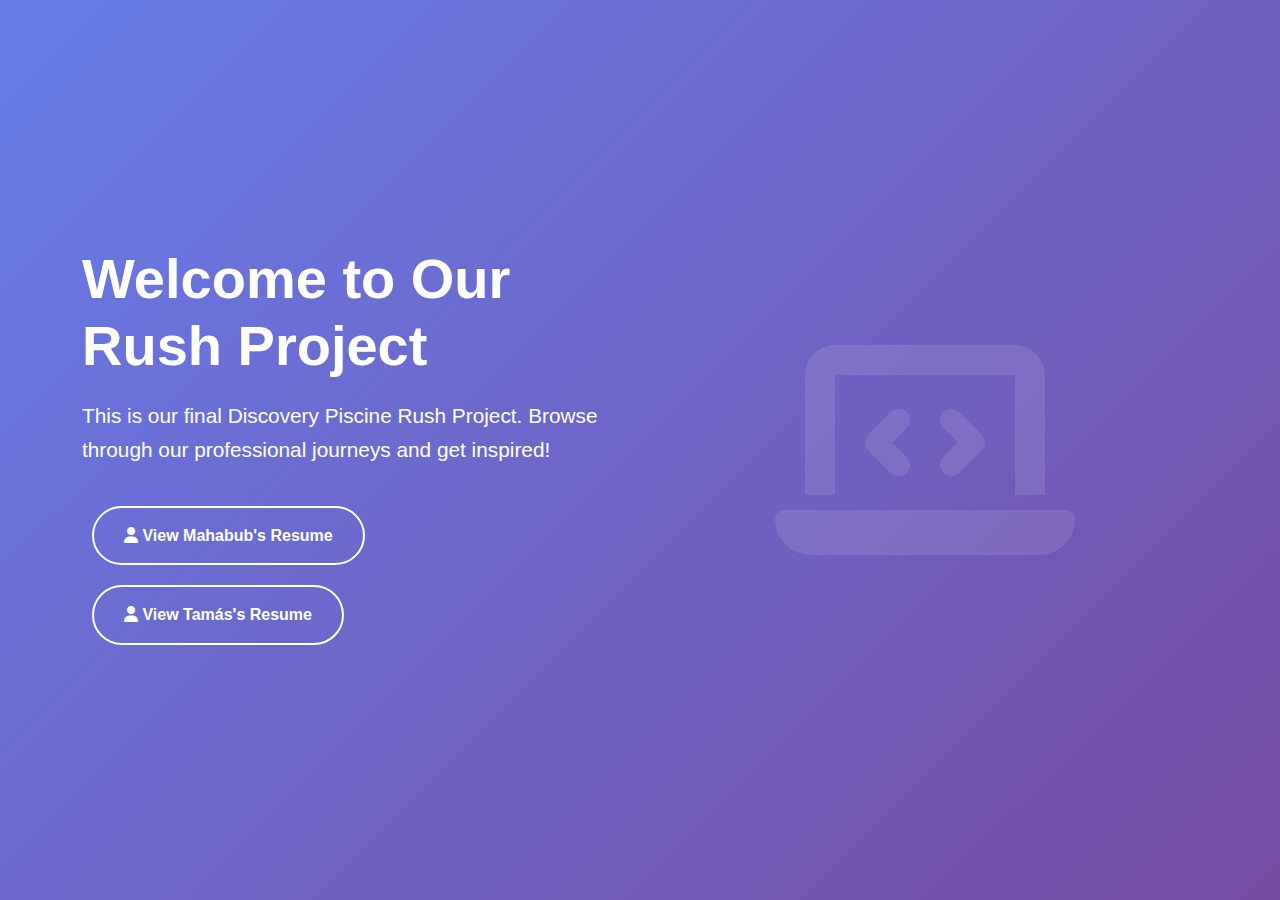
<file: index.html>
<!DOCTYPE html>
<html lang="en">
<head>
    <meta charset="UTF-8">
    <meta name="viewport" content="width=device-width, initial-scale=1.0">
    <title>Portfolio</title>
    <link href="https://cdnjs.cloudflare.com/ajax/libs/bootstrap/5.3.0/css/bootstrap.min.css" rel="stylesheet">
    <link href="https://cdnjs.cloudflare.com/ajax/libs/font-awesome/6.4.0/css/all.min.css" rel="stylesheet">
    <link rel="stylesheet" href="style.css">
</head>
<body>
    <!-- Home Page -->
    <div id="home" class="page">
        <section class="hero">
            <div class="container">
                <div class="row align-items-center">
                    <div class="col-lg-6 hero-content">
                        <h1>Welcome to Our Rush Project</h1>
                        <p>This is our final Discovery Piscine Rush Project. Browse through our professional journeys and get inspired!</p>
                        <div class="cta-buttons">
                            <a href="resume1.html" class="btn-custom btn-primary-custom">
                                <i class="fas fa-user"></i> View Mahabub's Resume
                            </a>
                            <a href="resume2.html" class="btn-custom btn-outline-custom">
                                <i class="fas fa-user"></i> View Tamás's Resume
                            </a>
                        </div>
                    </div>
                    <div class="col-lg-6 text-center">
                        <i class="fas fa-laptop-code" style="font-size: 15rem; opacity: 0.1;"></i>
                    </div>
                </div>
            </div>
        </section>
    </div>

    <script src="https://cdnjs.cloudflare.com/ajax/libs/bootstrap/5.3.0/js/bootstrap.bundle.min.js"></script>
    <script>
        function showPage(pageId) {
            if (pageId === 'home') {
                const homePage = document.getElementById('home');
                if (homePage) {
                    homePage.style.display = 'block';
                    homePage.classList.add('active');
                }
                const backButton = document.getElementById('backButton');
                if (backButton) {
                    backButton.style.display = 'none';
                }
                window.location.hash = pageId;
                window.scrollTo(0, 0);
                updateNavbar();
            }
        }
        function updateNavbar() {
            const navLinks = document.querySelectorAll('.nav-link');
            const currentPage = window.location.hash.slice(1) || 'home';
            
            navLinks.forEach(link => {
                link.classList.remove('active');
                if (link.getAttribute('href') === '#' + currentPage) {
                    link.classList.add('active');
                }
            });
        }
        document.addEventListener('DOMContentLoaded', function() {
            showPage('home');
        });
        window.addEventListener('hashchange', function() {
            const hash = window.location.hash.slice(1);
            const page = hash || 'home';
            if (page === 'home') {
                showPage(page);
            }
        });
        document.querySelectorAll('a[href^="#"]').forEach(anchor => {
            anchor.addEventListener('click', function (e) {
                e.preventDefault();
                const target = document.querySelector(this.getAttribute('href'));
                if (target) {
                    target.scrollIntoView({
                        behavior: 'smooth',
                        block: 'start'
                    });
                }
            });
        });
    </script>
</body>
</html>
</file>
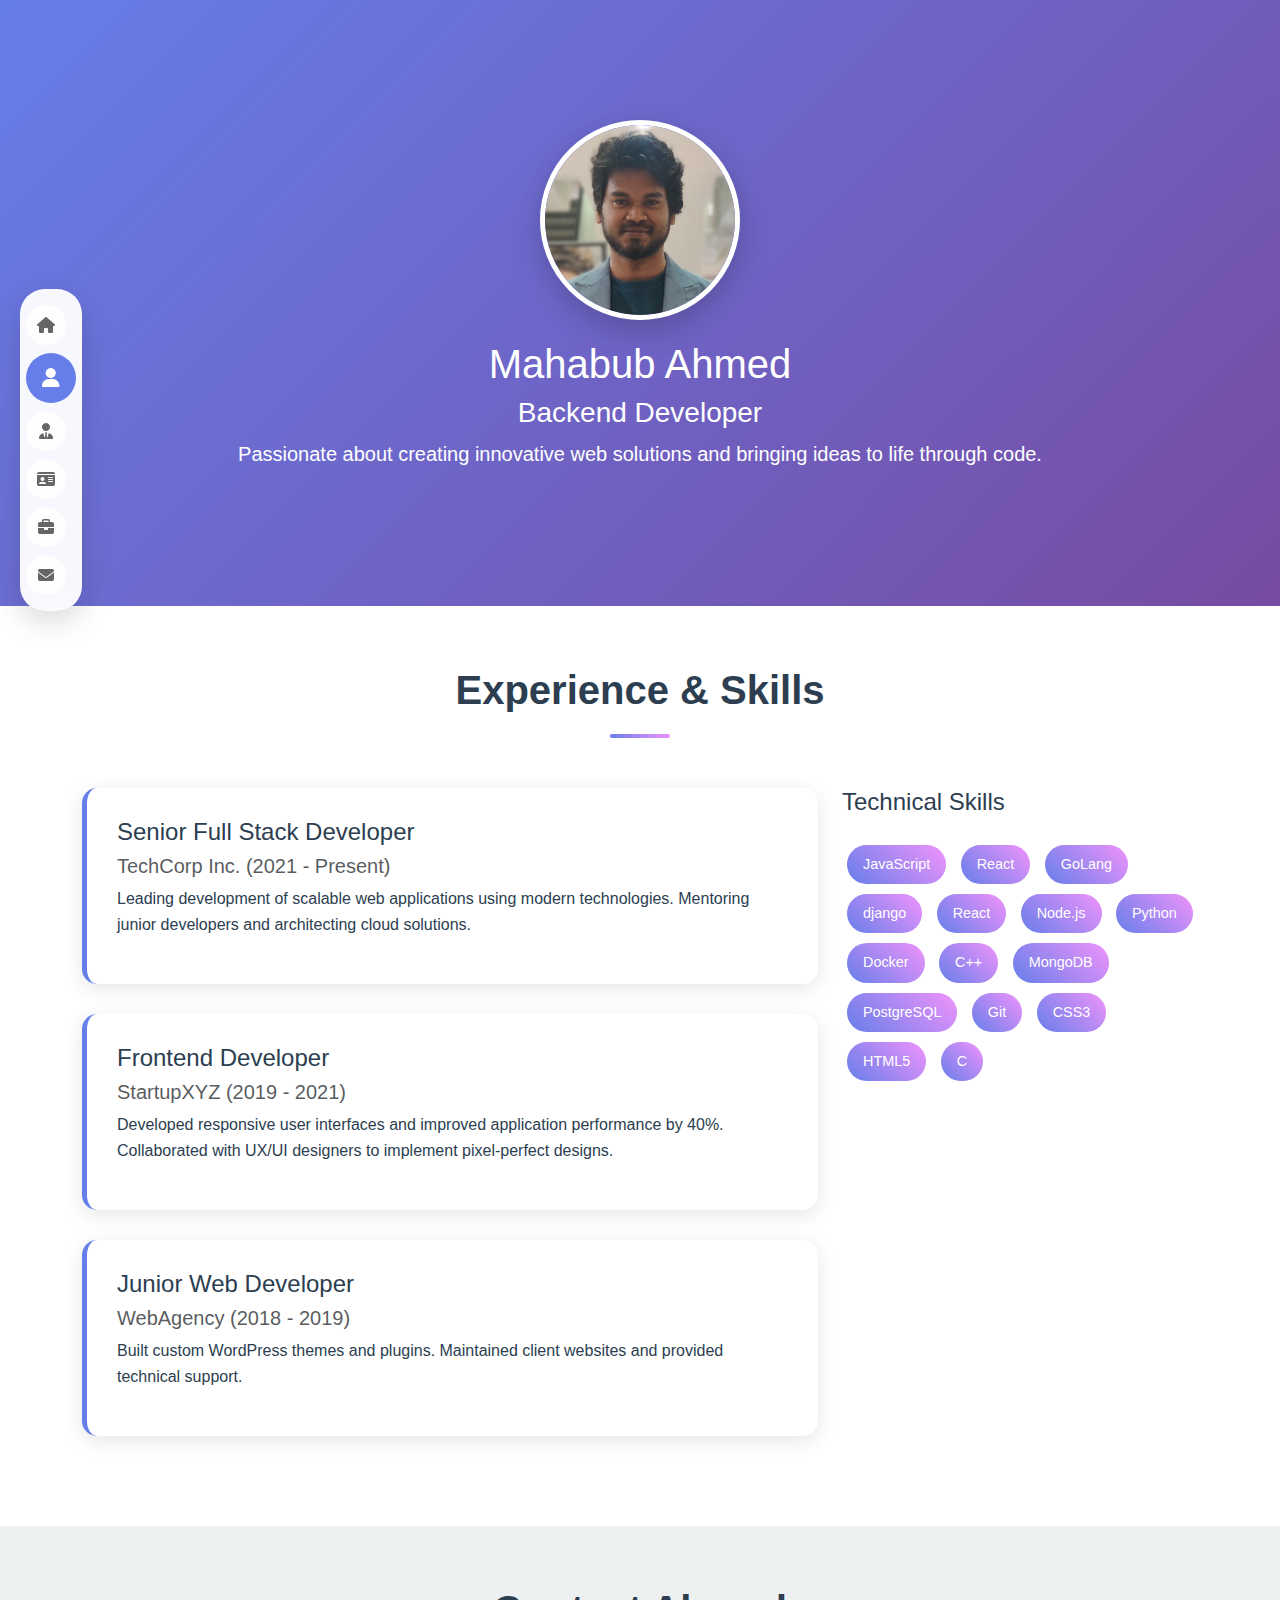
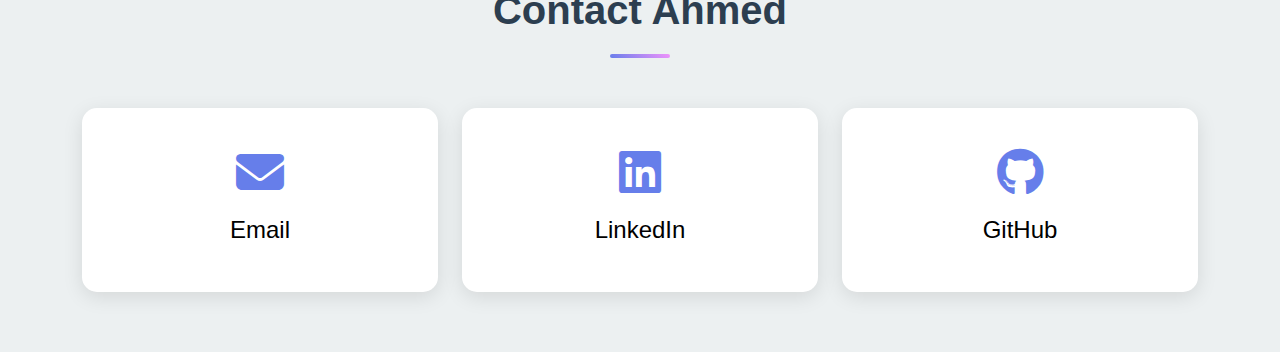
<file: resume1.html>
<!DOCTYPE html>
<html lang="en">
<head>
    <meta charset="UTF-8">
    <meta name="viewport" content="width=device-width, initial-scale=1.0">
    <title>Ahmed - Backend Developer</title>
    <link href="https://cdnjs.cloudflare.com/ajax/libs/bootstrap/5.3.0/css/bootstrap.min.css" rel="stylesheet">
    <link href="https://cdnjs.cloudflare.com/ajax/libs/font-awesome/6.4.0/css/all.min.css" rel="stylesheet">
    <link rel="stylesheet" href="style.css">
</head>
<body>
    <!-- Vertical Sidebar Navigation - Resume Page -->
    <nav class="sidebar-nav">
        <div class="nav-container">
            <div class="nav-item">
                <a href="index.html" class="nav-link" title="Home">
                    <i class="fas fa-home"></i>
                </a>
            </div>
            <div class="nav-item">
                <a href="resume1.html" class="nav-link active" title="Ahmed CV">
                    <i class="fas fa-user"></i>
                </a>
            </div>
            <div class="nav-item">
                <a href="resume2.html" class="nav-link" title="Tamás CV">
                    <i class="fas fa-user-tie"></i>
                </a>
            </div>
            <div class="nav-item">
                <a href="#ahmed-profile" onclick="scrollToSection('ahmed-profile')" class="nav-link" title="Profile">
                    <i class="fas fa-id-card"></i>
                </a>
            </div>
            <div class="nav-item">
                <a href="#ahmed-experience" onclick="scrollToSection('ahmed-experience')" class="nav-link" title="Experience">
                    <i class="fas fa-briefcase"></i>
                </a>
            </div>
            <div class="nav-item">
                <a href="#ahmed-contact" onclick="scrollToSection('ahmed-contact')" class="nav-link" title="Contact">
                    <i class="fas fa-envelope"></i>
                </a>
            </div>
        </div>
    </nav>

    <!-- ahmed's Resume -->
    <div id="ahmed-cv" class="page resume-page active" style="display: block;">

        <!-- Profile Section -->
        <section id="ahmed-profile" class="profile-section">
            <div class="container">
                <img src="./src/img/ahmed.png" alt="" class="profile-img">
                <h1>Mahabub Ahmed</h1>
                <h3>Backend Developer</h3>
                <p class="lead">Passionate about creating innovative web solutions and bringing ideas to life through code.</p>
            </div>
        </section>

        <!-- Experience Section -->
        <section id="ahmed-experience" class="section">
            <div class="container">
                <h2 class="section-title">Experience & Skills</h2>
                <div class="row">
                    <div class="col-lg-8">
                        <div class="experience-card">
                            <h4>Senior Full Stack Developer</h4>
                            <h5 class="text-muted">TechCorp Inc. (2021 - Present)</h5>
                            <p>Leading development of scalable web applications using modern technologies. Mentoring junior developers and architecting cloud solutions.</p>
                        </div>
                        <div class="experience-card">
                            <h4>Frontend Developer</h4>
                            <h5 class="text-muted">StartupXYZ (2019 - 2021)</h5>
                            <p>Developed responsive user interfaces and improved application performance by 40%. Collaborated with UX/UI designers to implement pixel-perfect designs.</p>
                        </div>
                        <div class="experience-card">
                            <h4>Junior Web Developer</h4>
                            <h5 class="text-muted">WebAgency (2018 - 2019)</h5>
                            <p>Built custom WordPress themes and plugins. Maintained client websites and provided technical support.</p>
                        </div>
                    </div>
                    <div class="col-lg-4">
                        <h4 class="mb-4">Technical Skills</h4>
                        <div class="skills-container">
                            <span class="skill-tag">JavaScript</span>
                            <span class="skill-tag">React</span>
                            <span class="skill-tag">GoLang</span>
                            <span class="skill-tag">django</span>
                            <span class="skill-tag">React</span>
                            <span class="skill-tag">Node.js</span>
                            <span class="skill-tag">Python</span>
                            <span class="skill-tag">Docker</span>
                            <span class="skill-tag">C++</span>
                            <span class="skill-tag">MongoDB</span>
                            <span class="skill-tag">PostgreSQL</span>
                            <span class="skill-tag">Git</span>
                            <span class="skill-tag">CSS3</span>
                            <span class="skill-tag">HTML5</span>
                            <span class="skill-tag">C</span>
                        </div>
                    </div>
                </div>
            </div>
        </section>

        <!-- Contact Section -->
        <section id="ahmed-contact" class="section contact-section">
            <div class="container">
                <h2 class="section-title">Contact Ahmed</h2>
                <div class="row">
                    <div class="col-md-4">
                        <a href="mailto:mahabub.ahmed@protonmail.com" class="contact-link">
                            <div class="contact-card">
                            <i class="fas fa-envelope contact-icon"></i>
                            <h4>Email</h4>
                            <!-- <p>mahabub.ahmed@protonmail.com</p> -->
                        </div>
                        </a>
                    </div>
                    <div class="col-md-4">
                        <a href="https://www.linkedin.com/in/mahabub-ahmed/" class="contact-link" target="_blank">
                            <div class="contact-card">
                            <i class="fab fa-linkedin contact-icon"></i>
                            <h4>LinkedIn</h4>
                            <!-- <p>linkedin.com/in/mahabub-ahmed/</p> -->
                        </div>
                        </a>
                    </div>
                    <div class="col-md-4">
                        <a href="https://github.com/ahmed6394" class="contact-link" target="_blank">
                            <div class="contact-card">
                                <i class="fab fa-github contact-icon"></i>
                                <h4>GitHub</h4>
                                <!-- <p>github.com/ahmed6394</p> -->
                            </div>
                        </a>
                    </div>
                </div>
            </div>
        </section>
    </div>

    <script src="https://cdnjs.cloudflare.com/ajax/libs/bootstrap/5.3.0/js/bootstrap.bundle.min.js"></script>
    <script>
        // Go back to home page (index.html)
        function goHome() {
            window.location.href = 'index.html';
        }

        // Smooth scroll to sections
        function scrollToSection(sectionId) {
            const element = document.getElementById(sectionId);
            if (element) {
                const navbar = document.querySelector('.resume-navbar');
                const navbarHeight = navbar ? navbar.offsetHeight : 0;
                const elementPosition = element.getBoundingClientRect().top;
                const offsetPosition = elementPosition + window.pageYOffset - navbarHeight - 20;

                window.scrollTo({
                    top: offsetPosition,
                    behavior: 'smooth'
                });
            }
        }

        // Smooth scrolling for all anchor links
        document.querySelectorAll('a[href^="#"]').forEach(anchor => {
            anchor.addEventListener('click', function (e) {
                e.preventDefault();
                const target = document.querySelector(this.getAttribute('href'));
                if (target) {
                    target.scrollIntoView({
                        behavior: 'smooth',
                        block: 'start'
                    });
                }
            });
        });

    </script>
</body>
</html>
</file>
<file: style.css>
:root {
            --primary-color: #667eea;
            --secondary-color: #764ba2;
            --accent-color: #f093fb;
            --dark-color: #2c3e50;
            --light-color: #ecf0f1;
        }

        body {
            font-family: 'Segoe UI', Tahoma, Geneva, Verdana, sans-serif;
            line-height: 1.6;
            color: var(--dark-color);
            margin: 0;
            padding: 0;
        }

        /* Vertical Sidebar Navigation */
        .sidebar-nav {
            position: fixed;
            left: 20px;
            top: 50%;
            transform: translateY(-50%);
            z-index: 1000;
            background: rgba(255, 255, 255, 0.95);
            backdrop-filter: blur(10px);
            border: 1px solid rgba(255, 255, 255, 0.2);
            border-radius: 25px;
            box-shadow: 0 10px 30px rgba(0,0,0,0.15);
            padding: 15px 5px;
        }

        .nav-container {
            display: flex;
            flex-direction: column;
            gap: 8px;
        }

        .sidebar-nav .nav-item {
            position: relative;
        }

        .sidebar-nav .nav-link {
            display: flex;
            align-items: center;
            justify-content: center;
            width: 40px;
            height: 40px;
            border-radius: 50%;
            background: rgba(255, 255, 255, 0.9);
            color: #666 !important;
            text-decoration: none;
            transition: all 0.4s ease;
            position: relative;
            margin: 0;
            border: 2px solid transparent;
        }

        .sidebar-nav .nav-link:hover {
            width: 55px;
            height: 55px;
            background: var(--primary-color);
            color: white !important;
            transform: scale(1.1);
            box-shadow: 0 8px 25px rgba(102, 126, 234, 0.4);
        }

        .sidebar-nav .nav-link.active {
            background: var(--primary-color);
            color: white !important;
            width: 50px;
            height: 50px;
        }

        .sidebar-nav .nav-link i {
            font-size: 16px;
            transition: all 0.4s ease;
        }

        .sidebar-nav .nav-link:hover i {
            font-size: 22px;
        }

        .sidebar-nav .nav-link.active i {
            font-size: 20px;
        }

        /* Tooltip on hover */
        .sidebar-nav .nav-link::after {
            content: attr(title);
            position: absolute;
            left: 60px;
            top: 50%;
            transform: translateY(-50%);
            background: var(--dark-color);
            color: white;
            padding: 8px 12px;
            border-radius: 6px;
            font-size: 0.8rem;
            white-space: nowrap;
            opacity: 0;
            visibility: hidden;
            transition: all 0.3s ease;
        }

        .sidebar-nav .nav-link:hover::after {
            opacity: 1;
            visibility: visible;
            left: 70px;
        }

        /* Old Navigation - Hide it */
        .navbar {
            display: none;
        }

        /* Navigation */
        .navbar {
            background: linear-gradient(135deg, var(--primary-color), var(--secondary-color));
            box-shadow: 0 2px 10px rgba(0,0,0,0.1);
            transition: all 0.3s ease;
        }

        /* Mobile Responsiveness */
        @media (max-width: 768px) {
            .sidebar-nav {
                bottom: 20px;
                top: auto;
                left: 50%;
                transform: translateX(-50%);
                border-radius: 25px;
                padding: 10px 15px;
            }

            .nav-container {
                flex-direction: row;
                justify-content: center;
                gap: 12px;
            }

            .sidebar-nav .nav-link {
                width: 45px;
                height: 45px;
            }

            .sidebar-nav .nav-link:hover {
                width: 50px;
                height: 50px;
            }

            .sidebar-nav .nav-link.active {
                width: 48px;
                height: 48px;
            }

            .sidebar-nav .nav-link::after {
                bottom: 60px;
                left: 50%;
                top: auto;
                transform: translateX(-50%);
            }

            .sidebar-nav .nav-link:hover::after {
                bottom: 65px;
                left: 50%;
            }
        }

        /* Very small screens */
        @media (max-width: 480px) {
            .sidebar-nav {
                left: 10px;
                right: 10px;
                transform: none;
                width: calc(100% - 20px);
            }
            
            .sidebar-nav .nav-link {
                width: 40px;
                height: 40px;
            }

            .sidebar-nav .nav-link:hover {
                width: 45px;
                height: 45px;
            }

            .nav-container {
                gap: 8px;
            }
        }

        .nav-link {
            color: white !important;
            font-weight: 500;
            transition: all 0.3s ease;
            margin: 0 10px;
        }

        .nav-link:hover {
            color: var(--accent-color) !important;
            transform: translateY(-2px);
        }

        /* Hero Section */
        .hero {
            background: linear-gradient(135deg, var(--primary-color), var(--secondary-color));
            color: white;
            min-height: 100vh;
            display: flex;
            align-items: center;
            position: relative;
            overflow: hidden;
        }

        .hero::before {
            content: '';
            position: absolute;
            top: 0;
            left: 0;
            right: 0;
            bottom: 0;
            background: url('data:image/svg+xml,<svg xmlns="http://www.w3.org/2000/svg" viewBox="0 0 100 100"><defs><pattern id="grain" width="100" height="100" patternUnits="userSpaceOnUse"><circle cx="50" cy="50" r="1" fill="white" opacity="0.1"/></pattern></defs><rect width="100" height="100" fill="url(%23grain)"/></svg>');
            opacity: 0.1;
        }

        .hero-content {
            position: relative;
            z-index: 2;
        }

        .hero h1 {
            font-size: 3.5rem;
            font-weight: 700;
            margin-bottom: 20px;
            animation: fadeInUp 1s ease;
        }

        .hero p {
            font-size: 1.3rem;
            margin-bottom: 30px;
            animation: fadeInUp 1s ease 0.2s both;
        }

        .cta-buttons {
            animation: fadeInUp 1s ease 0.4s both;
        }

        .btn-custom {
            padding: 15px 30px;
            font-weight: 600;
            border-radius: 50px;
            text-decoration: none;
            display: inline-block;
            margin: 10px;
            transition: all 0.3s ease;
            border: 2px solid transparent;
        }

        .btn-primary-custom {
            background: transparent;
            color: white;
            border-color: white;
        }

        .btn-primary-custom:hover {
            background: white;
            color: var(--primary-color);
            transform: translateY(-3px);
            box-shadow: 0 10px 25px rgba(0,0,0,0.2);
        }

        .btn-outline-custom {
            background: transparent;
            color: white;
            border-color: white;
        }

        .btn-outline-custom:hover {
            background: white;
            color: var(--primary-color);
            transform: translateY(-3px);
            box-shadow: 0 10px 25px rgba(0,0,0,0.2);
        }

        /* Resume Pages */
        .resume-page {
            display: none;
            padding-top: 80px;
        }

        .resume-page.active {
            display: block;
        }

        .resume-navbar {
            position: fixed;
            top: 70px;
            left: 0;
            right: 0;
            background: rgba(255,255,255,0.95);
            backdrop-filter: blur(10px);
            z-index: 1000;
            border-bottom: 1px solid rgba(0,0,0,0.1);
        }

        .resume-nav {
            list-style: none;
            display: flex;
            justify-content: center;
            margin: 0;
            padding: 15px 0;
            flex-wrap: wrap;
        }

        .resume-nav li {
            margin: 5px 15px;
        }

        .resume-nav a {
            text-decoration: none;
            color: var(--dark-color);
            font-weight: 500;
            padding: 8px 16px;
            border-radius: 25px;
            transition: all 0.3s ease;
        }

        .resume-nav a:hover {
            background: var(--primary-color);
            color: white;
        }

        /* Page Container */
        .page {
            margin: 0;
            padding: 0;
        }

        .resume-page {
            margin-top: 0;
            padding-top: 0;
        }

        .profile-section {
            background: linear-gradient(135deg, var(--primary-color), var(--secondary-color));
            color: white;
            padding: 120px 0;
            text-align: center;
            margin-top: 0;
        }

        .profile-img {
            width: 200px;
            height: 200px;
            border-radius: 50%;
            border: 5px solid white;
            margin-bottom: 20px;
            object-fit: cover;
            box-shadow: 0 10px 30px rgba(0,0,0,0.2);
        }

        .section {
            padding: 60px 0;
        }

        .section-title {
            font-size: 2.5rem;
            font-weight: 700;
            text-align: center;
            margin-bottom: 50px;
            color: var(--dark-color);
            position: relative;
        }

        .section-title::after {
            content: '';
            width: 60px;
            height: 4px;
            background: linear-gradient(45deg, var(--primary-color), var(--accent-color));
            display: block;
            margin: 20px auto;
            border-radius: 2px;
        }

        .experience-card {
            background: white;
            border-radius: 15px;
            padding: 30px;
            margin-bottom: 30px;
            box-shadow: 0 5px 20px rgba(0,0,0,0.1);
            transition: all 0.3s ease;
            border-left: 5px solid var(--primary-color);
        }

        .experience-card:hover {
            transform: translateY(-5px);
            box-shadow: 0 15px 40px rgba(0,0,0,0.15);
        }

        .skill-tag {
            display: inline-block;
            background: linear-gradient(45deg, var(--primary-color), var(--accent-color));
            color: white;
            padding: 8px 16px;
            border-radius: 25px;
            margin: 5px;
            font-weight: 500;
            font-size: 0.9rem;
        }

        .contact-section {
            background: var(--light-color);
        }

        .contact-card {
            background: white;
            border-radius: 15px;
            padding: 40px;
            text-align: center;
            box-shadow: 0 5px 20px rgba(0,0,0,0.1);
            transition: all 0.3s ease;
        }

        .contact-card:hover {
            transform: translateY(-5px);
            box-shadow: 0 15px 40px rgba(0,0,0,0.15);
        }

        .contact-icon {
            font-size: 3rem;
            color: var(--primary-color);
            margin-bottom: 20px;
        }

        .contact-link {
            text-decoration: none;
            color: black;
        }

        .back-to-home {
            position: fixed;
            bottom: 30px;
            right: 30px;
            background: var(--primary-color);
            color: white;
            border: none;
            border-radius: 50%;
            width: 60px;
            height: 60px;
            font-size: 1.5rem;
            cursor: pointer;
            transition: all 0.3s ease;
            box-shadow: 0 5px 15px rgba(0,0,0,0.2);
            z-index: 1000;
        }

        .back-to-home:hover {
            background: var(--secondary-color);
            transform: scale(1.1);
        }

        /* Animations */
        @keyframes fadeInUp {
            from {
                opacity: 0;
                transform: translateY(30px);
            }
            to {
                opacity: 1;
                transform: translateY(0px);
            }
        }

        /* Responsive */
        @media (max-width: 768px) {
            .hero h1 {
                font-size: 2.5rem;
            }
            
            .hero p {
                font-size: 1.1rem;
            }
            
            .btn-custom {
                display: block;
                margin: 10px 0;
                text-align: center;
            }
            
            .profile-img {
                width: 150px;
                height: 150px;
            }
            
            .section-title {
                font-size: 2rem;
            }
        }
</file>
